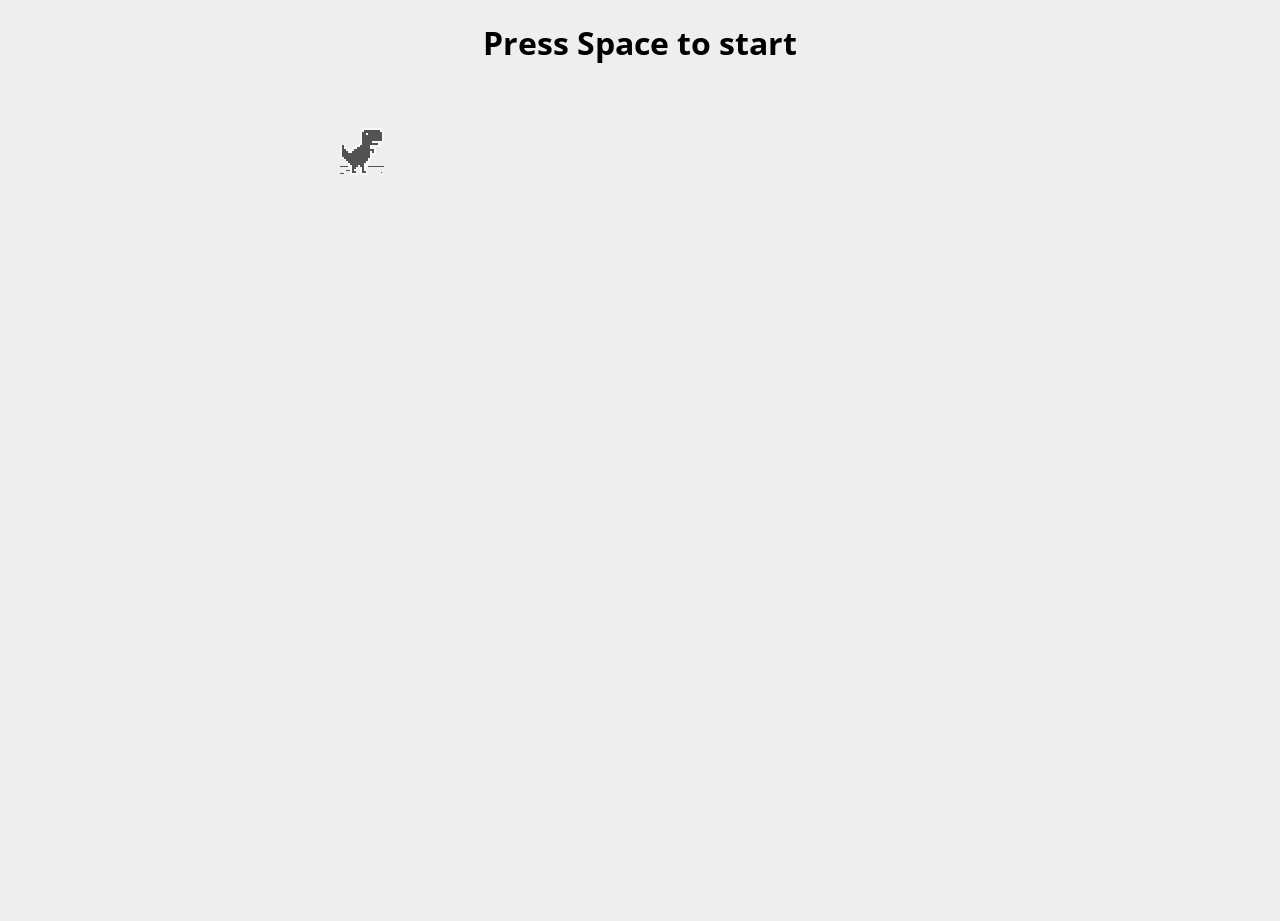
<file: games/dinosaur/index.html>
<!doctype html>
<html>

<head>
    <meta charset="utf-8">
    <meta name="viewport" content="width=device-width, initial-scale=1.0,maximum-scale=1.0, user-scalable=no">
    <title >chrome easter egg: t-rex runner</title>
    <link rel="stylesheet" href="index.css">
    <link href="https://fonts.googleapis.com/css?family=Open+Sans" rel="stylesheet"> 
    <script src="index.js"></script>
</head>

<body id="t" class="offline">
    <div id="messageBox" class="sendmessage">
         <h1 style="text-align: center;font-family: 'Open Sans', sans-serif;">Press Space to start</h1>
         <div class="niokbutton" onclick="okbuttonsend()"></div>
    </div>
    <div id="main-frame-error" class="interstitial-wrapper">
        <div id="main-content">
            <div class="icon icon-offline" alt=""></div>
        </div>
        <div id="offline-resources">
            <img id="offline-resources-1x" src="assets/default_100_percent/100-offline-sprite.png">
            <img id="offline-resources-2x" src="assets/default_200_percent/200-offline-sprite.png">
            <template id="audio-resources">
                <audio id="offline-sound-press" src="[data-uri]"></audio>
                <audio id="offline-sound-hit" src="[data-uri]"></audio>
                <audio id="offline-sound-reached" src="[data-uri]"></audio>
            </template>
        </div>
    </div>
</body>

<script>
    document.onkeydown = function(evt) {
    evt = evt || window.event;
    if (evt.keyCode == 32) {
        var box = document.getElementById("messageBox");
        box.style.visibility="hidden";
    }
};
</script>
    
</html>
</file>
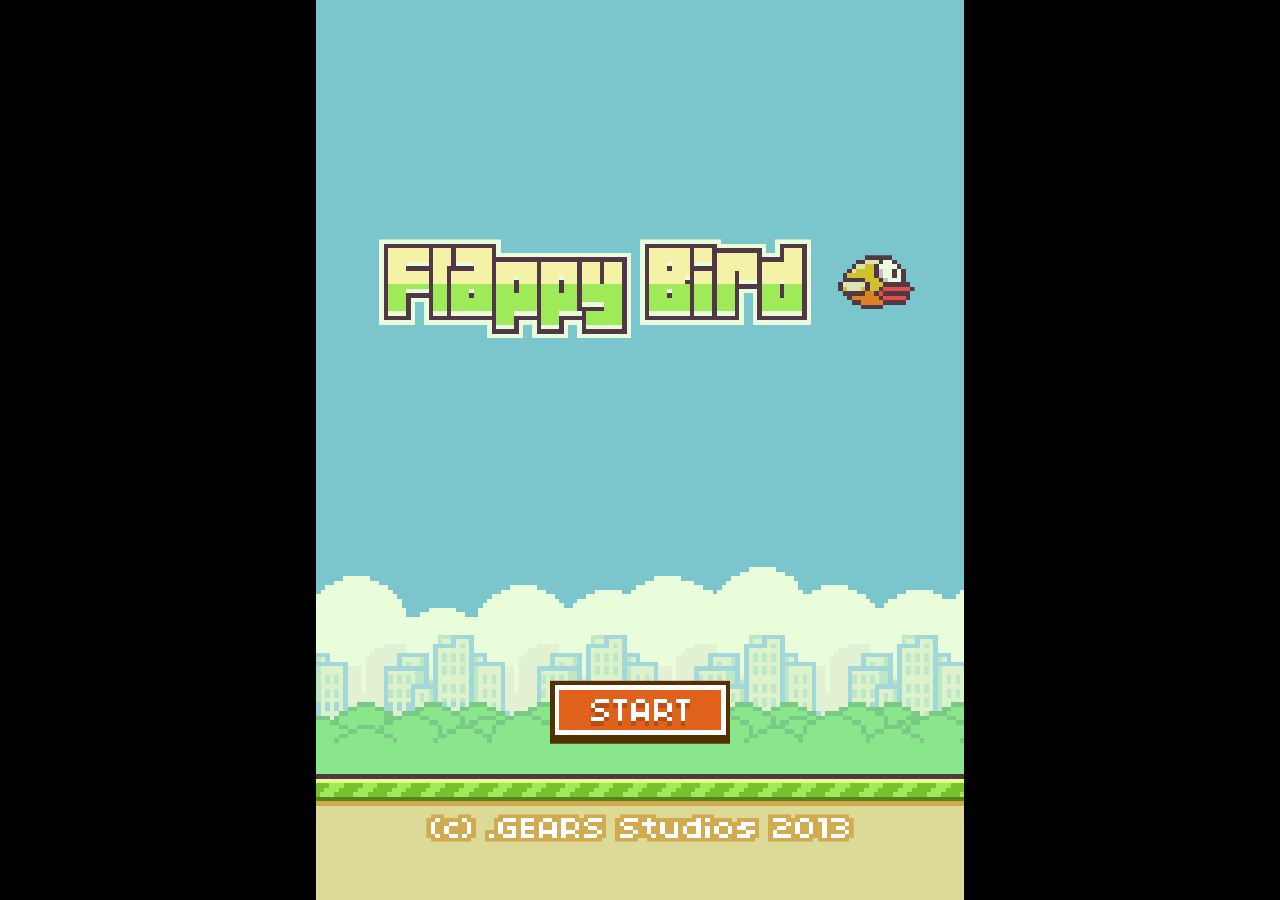
<file: games/flappy-bird/index.html>
<!doctype html>
<html>
<head>
    <meta name='viewport' content='width=device-width, initial-scale=1, maximum-scale=1, minimum-scale=1, user-scalable=no' />
    <meta charset='utf-8'>
    <link rel="stylesheet" type="text/css" href="styles.css">
    <link rel="manifest" href="manifest.json">
    <style></style>
    <title>Flappy Bird</title>
    <script src="playcanvas-stable.min.js"></script>
    <script>
        ASSET_PREFIX = "";
        SCRIPT_PREFIX = "";
        SCENE_PATH = "404993.json";
        CONTEXT_OPTIONS = {
            'antialias': true,
            'alpha': false,
            'preserveDrawingBuffer': false,
            'preferWebGl2': true
        };
        SCRIPTS = [ 4554272, 4554207, 4554209, 4554213, 4554214, 4554217, 4554219, 4554270, 4554271, 4554273, 4554276, 4554277, 4554279, 4554281, 4831197 ];
        CONFIG_FILENAME = "config.json";
        INPUT_SETTINGS = {
            useKeyboard: true,
            useMouse: true,
            useGamepads: false,
            useTouch: true
        };
        pc.script.legacy = false;
    </script>
</head>
<body>
    <script src="__start__.js"></script>
    <script src="__loading__.js"></script>
</body>
</html>
</file>
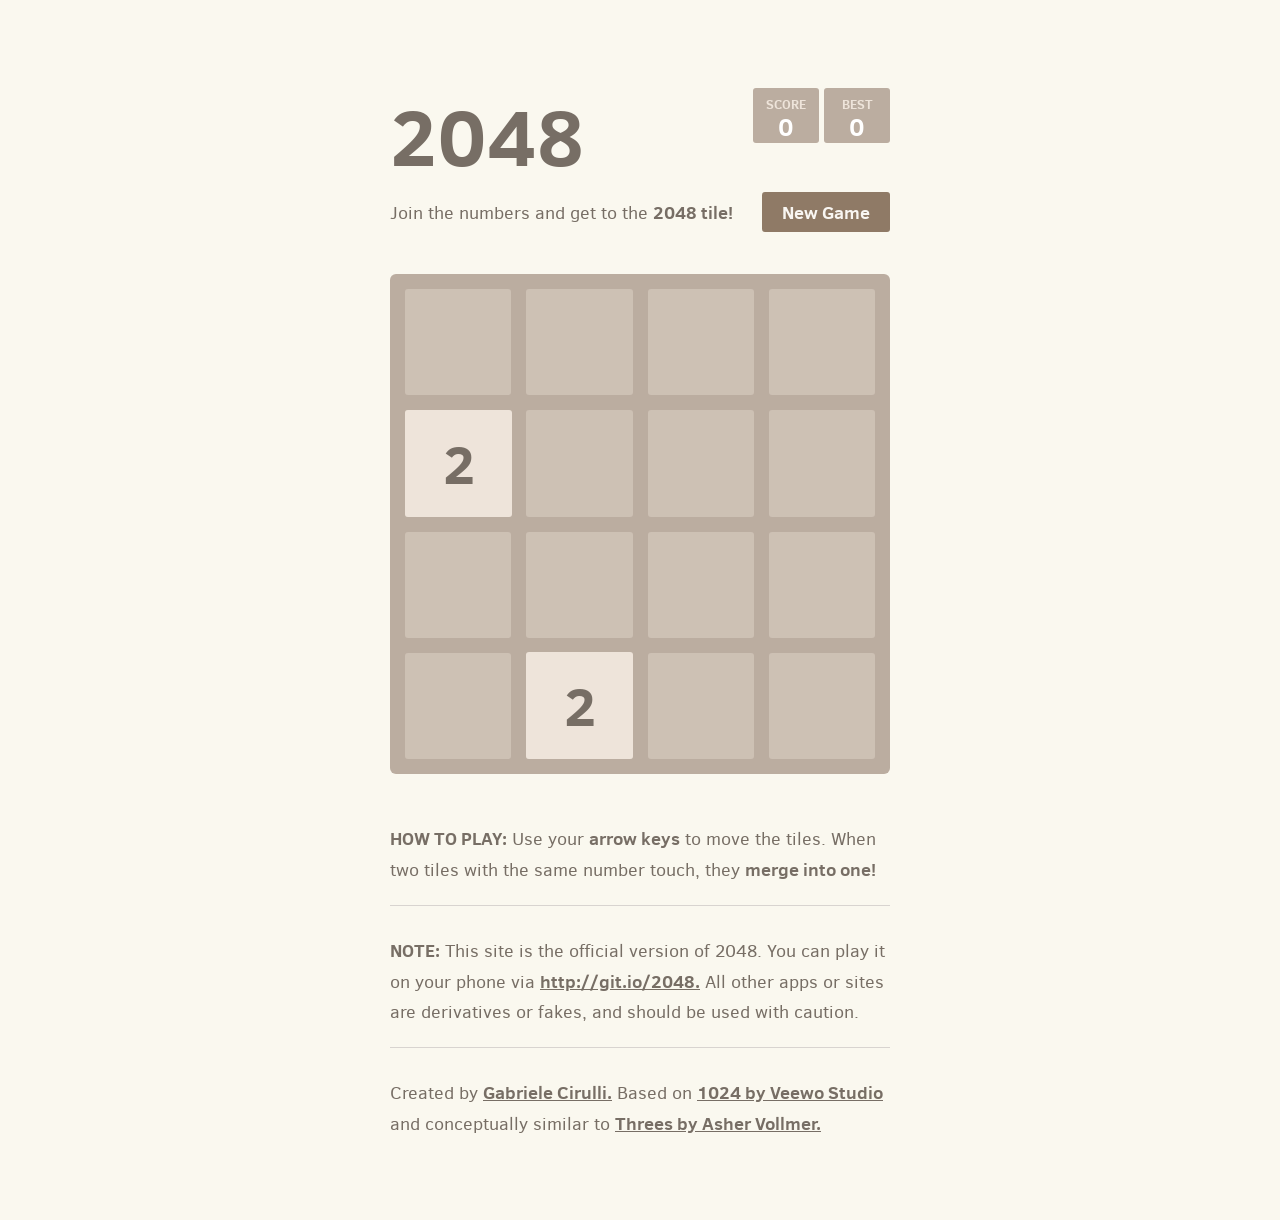
<file: games/drive-mad/2048/index.html>
<!DOCTYPE html>
<html>
<head>
  <meta charset="utf-8">
  <title>2048</title>

  <link href="style/main.css" rel="stylesheet" type="text/css">
  <link rel="shortcut icon" href="favicon.ico">
  <link rel="apple-touch-icon" href="meta/apple-touch-icon.png">
  <link rel="apple-touch-startup-image" href="meta/apple-touch-startup-image-640x1096.png" media="(device-width: 320px) and (device-height: 568px) and (-webkit-device-pixel-ratio: 2)"> <!-- iPhone 5+ -->
  <link rel="apple-touch-startup-image" href="meta/apple-touch-startup-image-640x920.png"  media="(device-width: 320px) and (device-height: 480px) and (-webkit-device-pixel-ratio: 2)"> <!-- iPhone, retina -->
  <meta name="apple-mobile-web-app-capable" content="yes">
  <meta name="apple-mobile-web-app-status-bar-style" content="black">

  <meta name="HandheldFriendly" content="True">
  <meta name="MobileOptimized" content="320">
  <meta name="viewport" content="width=device-width, target-densitydpi=160dpi, initial-scale=1.0, maximum-scale=1, user-scalable=no, minimal-ui">
</head>
<body>
  <div class="container">
    <div class="heading">
      <h1 class="title">2048</h1>
      <div class="scores-container">
        <div class="score-container">0</div>
        <div class="best-container">0</div>
      </div>
    </div>

    <div class="above-game">
      <p class="game-intro">Join the numbers and get to the <strong>2048 tile!</strong></p>
      <a class="restart-button">New Game</a>
    </div>

    <div class="game-container">
      <div class="game-message">
        <p></p>
        <div class="lower">
	        <a class="keep-playing-button">Keep going</a>
          <a class="retry-button">Try again</a>
        </div>
      </div>

      <div class="grid-container">
        <div class="grid-row">
          <div class="grid-cell"></div>
          <div class="grid-cell"></div>
          <div class="grid-cell"></div>
          <div class="grid-cell"></div>
        </div>
        <div class="grid-row">
          <div class="grid-cell"></div>
          <div class="grid-cell"></div>
          <div class="grid-cell"></div>
          <div class="grid-cell"></div>
        </div>
        <div class="grid-row">
          <div class="grid-cell"></div>
          <div class="grid-cell"></div>
          <div class="grid-cell"></div>
          <div class="grid-cell"></div>
        </div>
        <div class="grid-row">
          <div class="grid-cell"></div>
          <div class="grid-cell"></div>
          <div class="grid-cell"></div>
          <div class="grid-cell"></div>
        </div>
      </div>

      <div class="tile-container">

      </div>
    </div>

    <p class="game-explanation">
      <strong class="important">How to play:</strong> Use your <strong>arrow keys</strong> to move the tiles. When two tiles with the same number touch, they <strong>merge into one!</strong>
    </p>
    <hr>
    <p>
    <strong class="important">Note:</strong> This site is the official version of 2048. You can play it on your phone via <a href="http://git.io/2048">http://git.io/2048.</a> All other apps or sites are derivatives or fakes, and should be used with caution.
    </p>
    <hr>
    <p>
    Created by <a href="http://gabrielecirulli.com" target="_blank">Gabriele Cirulli.</a> Based on <a href="https://itunes.apple.com/us/app/1024!/id823499224" target="_blank">1024 by Veewo Studio</a> and conceptually similar to <a href="http://asherv.com/threes/" target="_blank">Threes by Asher Vollmer.</a>
    </p>
  </div>

  <script src="js/bind_polyfill.js"></script>
  <script src="js/classlist_polyfill.js"></script>
  <script src="js/animframe_polyfill.js"></script>
  <script src="js/keyboard_input_manager.js"></script>
  <script src="js/html_actuator.js"></script>
  <script src="js/grid.js"></script>
  <script src="js/tile.js"></script>
  <script src="js/local_storage_manager.js"></script>
  <script src="js/game_manager.js"></script>
  <script src="js/application.js"></script>
</body>
</html>
</file>
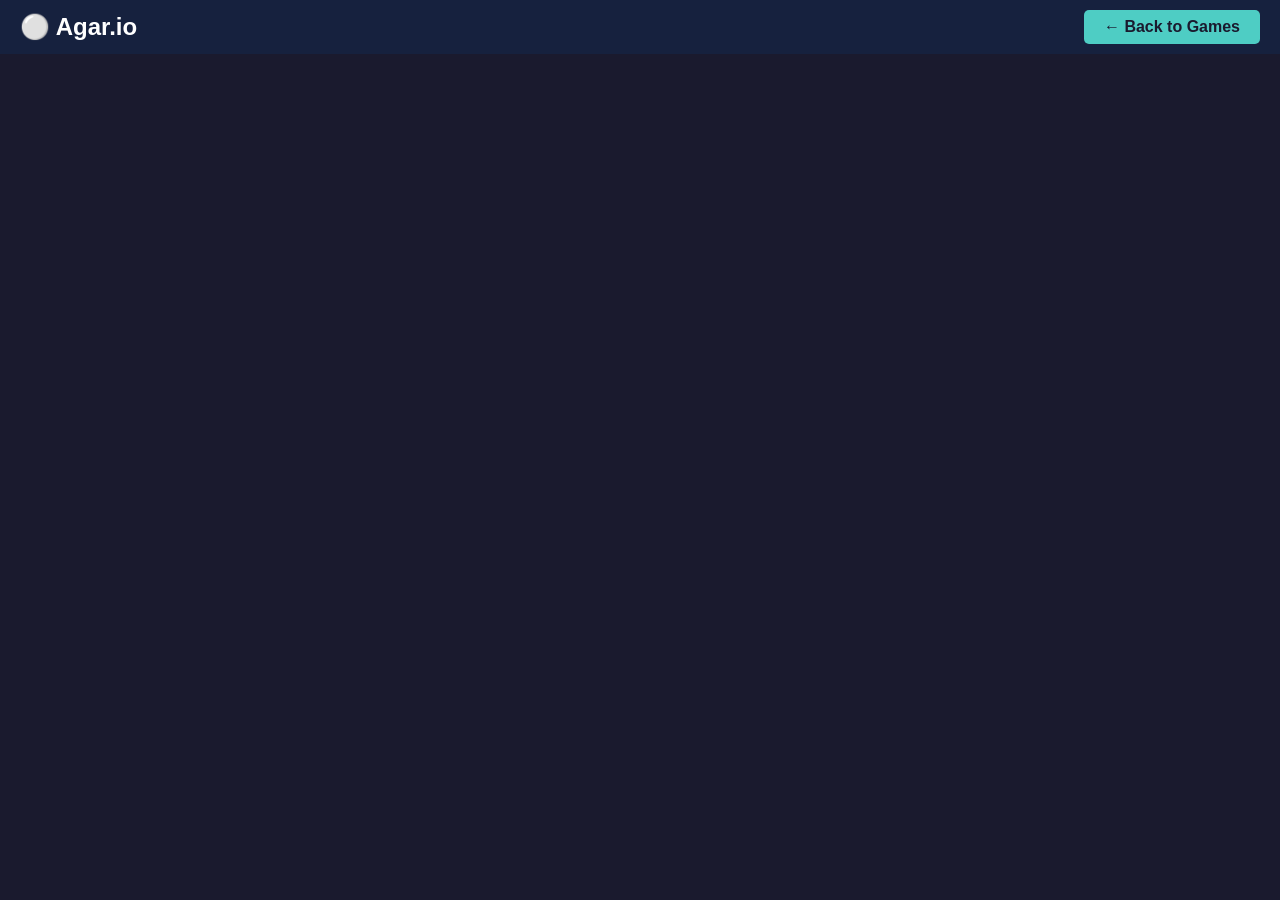
<file: games/agario.html>
<!DOCTYPE html>
<html lang="en">
<head>
    <meta charset="UTF-8">
    <meta name="viewport" content="width=device-width, initial-scale=1.0">
    <title>Agar.io - Play Now</title>
    <style>
        * {
            margin: 0;
            padding: 0;
            box-sizing: border-box;
        }
        body {
            background: #1a1a2e;
            color: white;
            font-family: Arial, sans-serif;
            overflow: hidden;
        }
        .game-container {
            width: 100vw;
            height: 100vh;
            display: flex;
            flex-direction: column;
        }
        .game-header {
            background: #16213e;
            padding: 10px 20px;
            display: flex;
            justify-content: space-between;
            align-items: center;
        }
        h1 {
            margin: 0;
            font-size: 24px;
        }
        .back-button {
            background: #4ecdc4;
            color: #1a1a2e;
            padding: 8px 20px;
            text-decoration: none;
            border-radius: 5px;
            font-weight: bold;
            transition: background 0.3s;
        }
        .back-button:hover {
            background: #45b8b0;
        }
        iframe {
            flex: 1;
            width: 100%;
            border: none;
        }
    </style>
</head>
<body>
    <div class="game-container">
        <div class="game-header">
            <h1>⚪ Agar.io</h1>
            <a href="../index.html" class="back-button">← Back to Games</a>
        </div>

        <iframe 
            src="https://one.sigmally.com/"
            sandbox="allow-scripts allow-same-origin allow-pointer-lock allow-forms"
            allow="accelerometer; autoplay; clipboard-write; encrypted-media; gyroscope; picture-in-picture; fullscreen; gamepad"
            allowfullscreen>
        </iframe>
    </div>
</body>
</html>
</file>
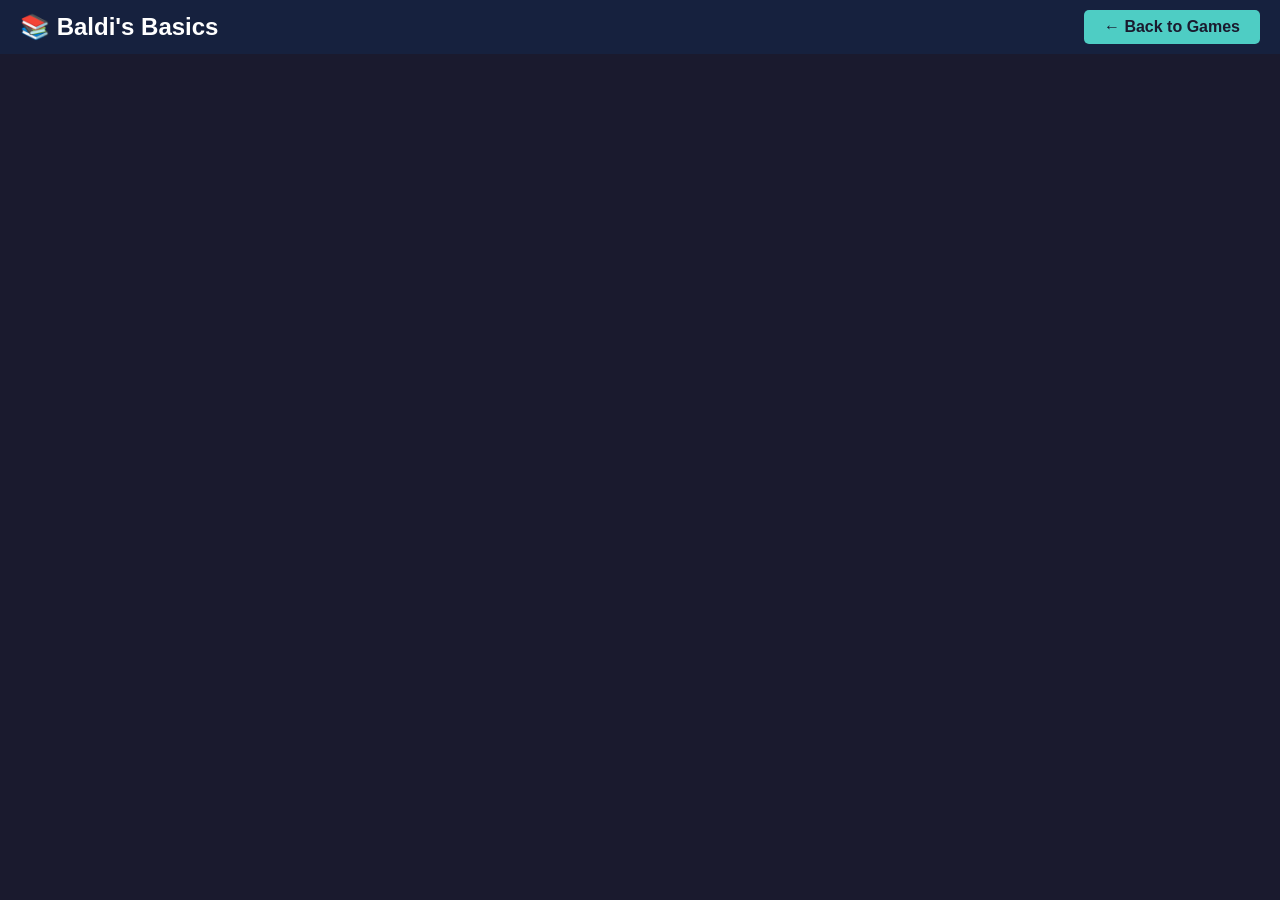
<file: games/baldis-basics.html>
<!DOCTYPE html>
<html lang="en">
<head>
    <meta charset="UTF-8">
    <meta name="viewport" content="width=device-width, initial-scale=1.0">
    <title>Baldi's Basics - Play Now</title>
    <style>
        * {
            margin: 0;
            padding: 0;
            box-sizing: border-box;
        }
        body {
            background: #1a1a2e;
            color: white;
            font-family: Arial, sans-serif;
            overflow: hidden;
        }
        .game-container {
            width: 100vw;
            height: 100vh;
            display: flex;
            flex-direction: column;
        }
        .game-header {
            background: #16213e;
            padding: 10px 20px;
            display: flex;
            justify-content: space-between;
            align-items: center;
        }
        h1 {
            margin: 0;
            font-size: 24px;
        }
        .back-button {
            background: #4ecdc4;
            color: #1a1a2e;
            padding: 8px 20px;
            text-decoration: none;
            border-radius: 5px;
            font-weight: bold;
            transition: background 0.3s;
        }
        .back-button:hover {
            background: #45b8b0;
        }
        iframe {
            flex: 1;
            width: 100%;
            border: none;
        }
    </style>
</head>
<body>
    <div class="game-container">
        <div class="game-header">
            <h1>📚 Baldi's Basics</h1>
            <a href="../index.html" class="back-button">← Back to Games</a>
        </div>

        <iframe 
            src="https://map-l.github.io/play/baldis-basics/"
            sandbox="allow-scripts allow-same-origin allow-pointer-lock allow-forms"
            allow="accelerometer; autoplay; clipboard-write; encrypted-media; gyroscope; picture-in-picture; fullscreen; gamepad"
            allowfullscreen>
        </iframe>
    </div>
</body>
</html>
</file>
<file: games/dinosaur/index.css>
/* Copyright 2013 The Chromium Authors. All rights reserved.
 * Use of this source code is governed by a BSD-style license that can be
 * found in the LICENSE file. */

html, body {
  padding: 0;
  margin: 0;
  width: 100%;
  height: 100%;
  background-color: #EEE;
}

.icon {
  -webkit-user-select: none;
  user-select: none;
  display: inline-block;
}

.icon-offline {
  content: -webkit-image-set( url(assets/default_100_percent/100-error-offline.png) 1x, url(assets/default_200_percent/200-error-offline.png) 2x);
  position: relative;
}

.hidden {
  display: none;
}


/* Offline page */

.offline .interstitial-wrapper {
  color: #2b2b2b;
  font-size: 1em;
  line-height: 1.55;
  margin: 0 auto;
  max-width: 600px;
  padding-top: 100px;
  width: 100%;
}

.offline .runner-container {
  height: 150px;
  max-width: 600px;
  overflow: hidden;
  position: absolute;
  top: 35px;
  width: 44px;
}

.offline .runner-canvas {
  height: 150px;
  max-width: 600px;
  opacity: 1;
  overflow: hidden;
  position: absolute;
  top: 0;
  z-index: 2;
}

.offline .controller {
  background: rgba(247, 247, 247, .1);
  height: 100vh;
  left: 0;
  position: absolute;
  top: 0;
  width: 100vw;
  z-index: 1;
}

#offline-resources {
  display: none;
}

@media (max-width: 420px) {
  .suggested-left > #control-buttons, .suggested-right > #control-buttons {
    float: none;
  }
  .snackbar {
    left: 0;
    bottom: 0;
    width: 100%;
    border-radius: 0;
  }
}

@media (max-height: 350px) {
  h1 {
    margin: 0 0 15px;
  }
  .icon-offline {
    margin: 0 0 10px;
  }
  .interstitial-wrapper {
    margin-top: 5%;
  }
  .nav-wrapper {
    margin-top: 30px;
  }
}

@media (min-width: 600px) and (max-width: 736px) and (orientation: landscape) {
  .offline .interstitial-wrapper {
    margin-left: 0;
    margin-right: 0;
  }
}

@media (min-width: 420px) and (max-width: 736px) and (min-height: 240px) and (max-height: 420px) and (orientation:landscape) {
  .interstitial-wrapper {
    margin-bottom: 100px;
  }
}

@media (min-height: 240px) and (orientation: landscape) {
  .offline .interstitial-wrapper {
    margin-bottom: 90px;
  }
  .icon-offline {
    margin-bottom: 20px;
  }
}

@media (max-height: 320px) and (orientation: landscape) {
  .icon-offline {
    margin-bottom: 0;
  }
  .offline .runner-container {
    top: 10px;
  }
}

@media (max-width: 240px) {
  .interstitial-wrapper {
    overflow: inherit;
    padding: 0 8px;
  }
}
</file>
<file: games/flappy-bird/styles.css>
html {
    height: 100%;
    background-color: #1d292c;
}
body {
    margin: 0;
    max-height: 100%;
    height: 100%;
    overflow: hidden;
    background-color: #1d292c;
    font-family: Helvetica, arial, sans-serif;
    position: relative;
    width: 100%;

    -webkit-tap-highlight-color: transparent;
}

#application-canvas {
    display: block;
    position: absolute;
    top: 0;
    left: 0;
    right: 0;
    bottom: 0;
}
#application-canvas.fill-mode-NONE {
    margin: auto;
}
#application-canvas.fill-mode-KEEP_ASPECT {
    width: 100%;
    height: auto;
    margin: 0;
}
#application-canvas.fill-mode-FILL_WINDOW {
    width: 100%;
    height: 100%;
    margin: 0;
}

canvas:focus {
    outline: none;
}
</file>
<file: games/drive-mad/2048/style/main.css>
@import url(fonts/clear-sans.css);
html, body {
  margin: 0;
  padding: 0;
  background: #faf8ef;
  color: #776e65;
  font-family: "Clear Sans", "Helvetica Neue", Arial, sans-serif;
  font-size: 18px; }

body {
  margin: 80px 0; }

.heading:after {
  content: "";
  display: block;
  clear: both; }

h1.title {
  font-size: 80px;
  font-weight: bold;
  margin: 0;
  display: block;
  float: left; }

@-webkit-keyframes move-up {
  0% {
    top: 25px;
    opacity: 1; }

  100% {
    top: -50px;
    opacity: 0; } }
@-moz-keyframes move-up {
  0% {
    top: 25px;
    opacity: 1; }

  100% {
    top: -50px;
    opacity: 0; } }
@keyframes move-up {
  0% {
    top: 25px;
    opacity: 1; }

  100% {
    top: -50px;
    opacity: 0; } }
.scores-container {
  float: right;
  text-align: right; }

.score-container, .best-container {
  position: relative;
  display: inline-block;
  background: #bbada0;
  padding: 15px 25px;
  font-size: 25px;
  height: 25px;
  line-height: 47px;
  font-weight: bold;
  border-radius: 3px;
  color: white;
  margin-top: 8px;
  text-align: center; }
  .score-container:after, .best-container:after {
    position: absolute;
    width: 100%;
    top: 10px;
    left: 0;
    text-transform: uppercase;
    font-size: 13px;
    line-height: 13px;
    text-align: center;
    color: #eee4da; }
  .score-container .score-addition, .best-container .score-addition {
    position: absolute;
    right: 30px;
    color: red;
    font-size: 25px;
    line-height: 25px;
    font-weight: bold;
    color: rgba(119, 110, 101, 0.9);
    z-index: 100;
    -webkit-animation: move-up 600ms ease-in;
    -moz-animation: move-up 600ms ease-in;
    animation: move-up 600ms ease-in;
    -webkit-animation-fill-mode: both;
    -moz-animation-fill-mode: both;
    animation-fill-mode: both; }

.score-container:after {
  content: "Score"; }

.best-container:after {
  content: "Best"; }

p {
  margin-top: 0;
  margin-bottom: 10px;
  line-height: 1.65; }

a {
  color: #776e65;
  font-weight: bold;
  text-decoration: underline;
  cursor: pointer; }

strong.important {
  text-transform: uppercase; }

hr {
  border: none;
  border-bottom: 1px solid #d8d4d0;
  margin-top: 20px;
  margin-bottom: 30px; }

.container {
  width: 500px;
  margin: 0 auto; }

@-webkit-keyframes fade-in {
  0% {
    opacity: 0; }

  100% {
    opacity: 1; } }
@-moz-keyframes fade-in {
  0% {
    opacity: 0; }

  100% {
    opacity: 1; } }
@keyframes fade-in {
  0% {
    opacity: 0; }

  100% {
    opacity: 1; } }
.game-container {
  margin-top: 40px;
  position: relative;
  padding: 15px;
  cursor: default;
  -webkit-touch-callout: none;
  -ms-touch-callout: none;
  -webkit-user-select: none;
  -moz-user-select: none;
  -ms-user-select: none;
  -ms-touch-action: none;
  touch-action: none;
  background: #bbada0;
  border-radius: 6px;
  width: 500px;
  height: 500px;
  -webkit-box-sizing: border-box;
  -moz-box-sizing: border-box;
  box-sizing: border-box; }
  .game-container .game-message {
    display: none;
    position: absolute;
    top: 0;
    right: 0;
    bottom: 0;
    left: 0;
    background: rgba(238, 228, 218, 0.5);
    z-index: 100;
    text-align: center;
    -webkit-animation: fade-in 800ms ease 1200ms;
    -moz-animation: fade-in 800ms ease 1200ms;
    animation: fade-in 800ms ease 1200ms;
    -webkit-animation-fill-mode: both;
    -moz-animation-fill-mode: both;
    animation-fill-mode: both; }
    .game-container .game-message p {
      font-size: 60px;
      font-weight: bold;
      height: 60px;
      line-height: 60px;
      margin-top: 222px; }
    .game-container .game-message .lower {
      display: block;
      margin-top: 59px; }
    .game-container .game-message a {
      display: inline-block;
      background: #8f7a66;
      border-radius: 3px;
      padding: 0 20px;
      text-decoration: none;
      color: #f9f6f2;
      height: 40px;
      line-height: 42px;
      margin-left: 9px; }
      .game-container .game-message a.keep-playing-button {
        display: none; }
    .game-container .game-message.game-won {
      background: rgba(237, 194, 46, 0.5);
      color: #f9f6f2; }
      .game-container .game-message.game-won a.keep-playing-button {
        display: inline-block; }
    .game-container .game-message.game-won, .game-container .game-message.game-over {
      display: block; }

.grid-container {
  position: absolute;
  z-index: 1; }

.grid-row {
  margin-bottom: 15px; }
  .grid-row:last-child {
    margin-bottom: 0; }
  .grid-row:after {
    content: "";
    display: block;
    clear: both; }

.grid-cell {
  width: 106.25px;
  height: 106.25px;
  margin-right: 15px;
  float: left;
  border-radius: 3px;
  background: rgba(238, 228, 218, 0.35); }
  .grid-cell:last-child {
    margin-right: 0; }

.tile-container {
  position: absolute;
  z-index: 2; }

.tile, .tile .tile-inner {
  width: 107px;
  height: 107px;
  line-height: 107px; }
.tile.tile-position-1-1 {
  -webkit-transform: translate(0px, 0px);
  -moz-transform: translate(0px, 0px);
  -ms-transform: translate(0px, 0px);
  transform: translate(0px, 0px); }
.tile.tile-position-1-2 {
  -webkit-transform: translate(0px, 121px);
  -moz-transform: translate(0px, 121px);
  -ms-transform: translate(0px, 121px);
  transform: translate(0px, 121px); }
.tile.tile-position-1-3 {
  -webkit-transform: translate(0px, 242px);
  -moz-transform: translate(0px, 242px);
  -ms-transform: translate(0px, 242px);
  transform: translate(0px, 242px); }
.tile.tile-position-1-4 {
  -webkit-transform: translate(0px, 363px);
  -moz-transform: translate(0px, 363px);
  -ms-transform: translate(0px, 363px);
  transform: translate(0px, 363px); }
.tile.tile-position-2-1 {
  -webkit-transform: translate(121px, 0px);
  -moz-transform: translate(121px, 0px);
  -ms-transform: translate(121px, 0px);
  transform: translate(121px, 0px); }
.tile.tile-position-2-2 {
  -webkit-transform: translate(121px, 121px);
  -moz-transform: translate(121px, 121px);
  -ms-transform: translate(121px, 121px);
  transform: translate(121px, 121px); }
.tile.tile-position-2-3 {
  -webkit-transform: translate(121px, 242px);
  -moz-transform: translate(121px, 242px);
  -ms-transform: translate(121px, 242px);
  transform: translate(121px, 242px); }
.tile.tile-position-2-4 {
  -webkit-transform: translate(121px, 363px);
  -moz-transform: translate(121px, 363px);
  -ms-transform: translate(121px, 363px);
  transform: translate(121px, 363px); }
.tile.tile-position-3-1 {
  -webkit-transform: translate(242px, 0px);
  -moz-transform: translate(242px, 0px);
  -ms-transform: translate(242px, 0px);
  transform: translate(242px, 0px); }
.tile.tile-position-3-2 {
  -webkit-transform: translate(242px, 121px);
  -moz-transform: translate(242px, 121px);
  -ms-transform: translate(242px, 121px);
  transform: translate(242px, 121px); }
.tile.tile-position-3-3 {
  -webkit-transform: translate(242px, 242px);
  -moz-transform: translate(242px, 242px);
  -ms-transform: translate(242px, 242px);
  transform: translate(242px, 242px); }
.tile.tile-position-3-4 {
  -webkit-transform: translate(242px, 363px);
  -moz-transform: translate(242px, 363px);
  -ms-transform: translate(242px, 363px);
  transform: translate(242px, 363px); }
.tile.tile-position-4-1 {
  -webkit-transform: translate(363px, 0px);
  -moz-transform: translate(363px, 0px);
  -ms-transform: translate(363px, 0px);
  transform: translate(363px, 0px); }
.tile.tile-position-4-2 {
  -webkit-transform: translate(363px, 121px);
  -moz-transform: translate(363px, 121px);
  -ms-transform: translate(363px, 121px);
  transform: translate(363px, 121px); }
.tile.tile-position-4-3 {
  -webkit-transform: translate(363px, 242px);
  -moz-transform: translate(363px, 242px);
  -ms-transform: translate(363px, 242px);
  transform: translate(363px, 242px); }
.tile.tile-position-4-4 {
  -webkit-transform: translate(363px, 363px);
  -moz-transform: translate(363px, 363px);
  -ms-transform: translate(363px, 363px);
  transform: translate(363px, 363px); }

.tile {
  position: absolute;
  -webkit-transition: 100ms ease-in-out;
  -moz-transition: 100ms ease-in-out;
  transition: 100ms ease-in-out;
  -webkit-transition-property: -webkit-transform;
  -moz-transition-property: -moz-transform;
  transition-property: transform; }
  .tile .tile-inner {
    border-radius: 3px;
    background: #eee4da;
    text-align: center;
    font-weight: bold;
    z-index: 10;
    font-size: 55px; }
  .tile.tile-2 .tile-inner {
    background: #eee4da;
    box-shadow: 0 0 30px 10px rgba(243, 215, 116, 0), inset 0 0 0 1px rgba(255, 255, 255, 0); }
  .tile.tile-4 .tile-inner {
    background: #ede0c8;
    box-shadow: 0 0 30px 10px rgba(243, 215, 116, 0), inset 0 0 0 1px rgba(255, 255, 255, 0); }
  .tile.tile-8 .tile-inner {
    color: #f9f6f2;
    background: #f2b179; }
  .tile.tile-16 .tile-inner {
    color: #f9f6f2;
    background: #f59563; }
  .tile.tile-32 .tile-inner {
    color: #f9f6f2;
    background: #f67c5f; }
  .tile.tile-64 .tile-inner {
    color: #f9f6f2;
    background: #f65e3b; }
  .tile.tile-128 .tile-inner {
    color: #f9f6f2;
    background: #edcf72;
    box-shadow: 0 0 30px 10px rgba(243, 215, 116, 0.2381), inset 0 0 0 1px rgba(255, 255, 255, 0.14286);
    font-size: 45px; }
    @media screen and (max-width: 520px) {
      .tile.tile-128 .tile-inner {
        font-size: 25px; } }
  .tile.tile-256 .tile-inner {
    color: #f9f6f2;
    background: #edcc61;
    box-shadow: 0 0 30px 10px rgba(243, 215, 116, 0.31746), inset 0 0 0 1px rgba(255, 255, 255, 0.19048);
    font-size: 45px; }
    @media screen and (max-width: 520px) {
      .tile.tile-256 .tile-inner {
        font-size: 25px; } }
  .tile.tile-512 .tile-inner {
    color: #f9f6f2;
    background: #edc850;
    box-shadow: 0 0 30px 10px rgba(243, 215, 116, 0.39683), inset 0 0 0 1px rgba(255, 255, 255, 0.2381);
    font-size: 45px; }
    @media screen and (max-width: 520px) {
      .tile.tile-512 .tile-inner {
        font-size: 25px; } }
  .tile.tile-1024 .tile-inner {
    color: #f9f6f2;
    background: #edc53f;
    box-shadow: 0 0 30px 10px rgba(243, 215, 116, 0.47619), inset 0 0 0 1px rgba(255, 255, 255, 0.28571);
    font-size: 35px; }
    @media screen and (max-width: 520px) {
      .tile.tile-1024 .tile-inner {
        font-size: 15px; } }
  .tile.tile-2048 .tile-inner {
    color: #f9f6f2;
    background: #edc22e;
    box-shadow: 0 0 30px 10px rgba(243, 215, 116, 0.55556), inset 0 0 0 1px rgba(255, 255, 255, 0.33333);
    font-size: 35px; }
    @media screen and (max-width: 520px) {
      .tile.tile-2048 .tile-inner {
        font-size: 15px; } }
  .tile.tile-super .tile-inner {
    color: #f9f6f2;
    background: #3c3a32;
    font-size: 30px; }
    @media screen and (max-width: 520px) {
      .tile.tile-super .tile-inner {
        font-size: 10px; } }

@-webkit-keyframes appear {
  0% {
    opacity: 0;
    -webkit-transform: scale(0);
    -moz-transform: scale(0);
    -ms-transform: scale(0);
    transform: scale(0); }

  100% {
    opacity: 1;
    -webkit-transform: scale(1);
    -moz-transform: scale(1);
    -ms-transform: scale(1);
    transform: scale(1); } }
@-moz-keyframes appear {
  0% {
    opacity: 0;
    -webkit-transform: scale(0);
    -moz-transform: scale(0);
    -ms-transform: scale(0);
    transform: scale(0); }

  100% {
    opacity: 1;
    -webkit-transform: scale(1);
    -moz-transform: scale(1);
    -ms-transform: scale(1);
    transform: scale(1); } }
@keyframes appear {
  0% {
    opacity: 0;
    -webkit-transform: scale(0);
    -moz-transform: scale(0);
    -ms-transform: scale(0);
    transform: scale(0); }

  100% {
    opacity: 1;
    -webkit-transform: scale(1);
    -moz-transform: scale(1);
    -ms-transform: scale(1);
    transform: scale(1); } }
.tile-new .tile-inner {
  -webkit-animation: appear 200ms ease 100ms;
  -moz-animation: appear 200ms ease 100ms;
  animation: appear 200ms ease 100ms;
  -webkit-animation-fill-mode: backwards;
  -moz-animation-fill-mode: backwards;
  animation-fill-mode: backwards; }

@-webkit-keyframes pop {
  0% {
    -webkit-transform: scale(0);
    -moz-transform: scale(0);
    -ms-transform: scale(0);
    transform: scale(0); }

  50% {
    -webkit-transform: scale(1.2);
    -moz-transform: scale(1.2);
    -ms-transform: scale(1.2);
    transform: scale(1.2); }

  100% {
    -webkit-transform: scale(1);
    -moz-transform: scale(1);
    -ms-transform: scale(1);
    transform: scale(1); } }
@-moz-keyframes pop {
  0% {
    -webkit-transform: scale(0);
    -moz-transform: scale(0);
    -ms-transform: scale(0);
    transform: scale(0); }

  50% {
    -webkit-transform: scale(1.2);
    -moz-transform: scale(1.2);
    -ms-transform: scale(1.2);
    transform: scale(1.2); }

  100% {
    -webkit-transform: scale(1);
    -moz-transform: scale(1);
    -ms-transform: scale(1);
    transform: scale(1); } }
@keyframes pop {
  0% {
    -webkit-transform: scale(0);
    -moz-transform: scale(0);
    -ms-transform: scale(0);
    transform: scale(0); }

  50% {
    -webkit-transform: scale(1.2);
    -moz-transform: scale(1.2);
    -ms-transform: scale(1.2);
    transform: scale(1.2); }

  100% {
    -webkit-transform: scale(1);
    -moz-transform: scale(1);
    -ms-transform: scale(1);
    transform: scale(1); } }
.tile-merged .tile-inner {
  z-index: 20;
  -webkit-animation: pop 200ms ease 100ms;
  -moz-animation: pop 200ms ease 100ms;
  animation: pop 200ms ease 100ms;
  -webkit-animation-fill-mode: backwards;
  -moz-animation-fill-mode: backwards;
  animation-fill-mode: backwards; }

.above-game:after {
  content: "";
  display: block;
  clear: both; }

.game-intro {
  float: left;
  line-height: 42px;
  margin-bottom: 0; }

.restart-button {
  display: inline-block;
  background: #8f7a66;
  border-radius: 3px;
  padding: 0 20px;
  text-decoration: none;
  color: #f9f6f2;
  height: 40px;
  line-height: 42px;
  display: block;
  text-align: center;
  float: right; }

.game-explanation {
  margin-top: 50px; }

@media screen and (max-width: 520px) {
  html, body {
    font-size: 15px; }

  body {
    margin: 20px 0;
    padding: 0 20px; }

  h1.title {
    font-size: 27px;
    margin-top: 15px; }

  .container {
    width: 280px;
    margin: 0 auto; }

  .score-container, .best-container {
    margin-top: 0;
    padding: 15px 10px;
    min-width: 40px; }

  .heading {
    margin-bottom: 10px; }

  .game-intro {
    width: 55%;
    display: block;
    box-sizing: border-box;
    line-height: 1.65; }

  .restart-button {
    width: 42%;
    padding: 0;
    display: block;
    box-sizing: border-box;
    margin-top: 2px; }

  .game-container {
    margin-top: 17px;
    position: relative;
    padding: 10px;
    cursor: default;
    -webkit-touch-callout: none;
    -ms-touch-callout: none;
    -webkit-user-select: none;
    -moz-user-select: none;
    -ms-user-select: none;
    -ms-touch-action: none;
    touch-action: none;
    background: #bbada0;
    border-radius: 6px;
    width: 280px;
    height: 280px;
    -webkit-box-sizing: border-box;
    -moz-box-sizing: border-box;
    box-sizing: border-box; }
    .game-container .game-message {
      display: none;
      position: absolute;
      top: 0;
      right: 0;
      bottom: 0;
      left: 0;
      background: rgba(238, 228, 218, 0.5);
      z-index: 100;
      text-align: center;
      -webkit-animation: fade-in 800ms ease 1200ms;
      -moz-animation: fade-in 800ms ease 1200ms;
      animation: fade-in 800ms ease 1200ms;
      -webkit-animation-fill-mode: both;
      -moz-animation-fill-mode: both;
      animation-fill-mode: both; }
      .game-container .game-message p {
        font-size: 60px;
        font-weight: bold;
        height: 60px;
        line-height: 60px;
        margin-top: 222px; }
      .game-container .game-message .lower {
        display: block;
        margin-top: 59px; }
      .game-container .game-message a {
        display: inline-block;
        background: #8f7a66;
        border-radius: 3px;
        padding: 0 20px;
        text-decoration: none;
        color: #f9f6f2;
        height: 40px;
        line-height: 42px;
        margin-left: 9px; }
        .game-container .game-message a.keep-playing-button {
          display: none; }
      .game-container .game-message.game-won {
        background: rgba(237, 194, 46, 0.5);
        color: #f9f6f2; }
        .game-container .game-message.game-won a.keep-playing-button {
          display: inline-block; }
      .game-container .game-message.game-won, .game-container .game-message.game-over {
        display: block; }

  .grid-container {
    position: absolute;
    z-index: 1; }

  .grid-row {
    margin-bottom: 10px; }
    .grid-row:last-child {
      margin-bottom: 0; }
    .grid-row:after {
      content: "";
      display: block;
      clear: both; }

  .grid-cell {
    width: 57.5px;
    height: 57.5px;
    margin-right: 10px;
    float: left;
    border-radius: 3px;
    background: rgba(238, 228, 218, 0.35); }
    .grid-cell:last-child {
      margin-right: 0; }

  .tile-container {
    position: absolute;
    z-index: 2; }

  .tile, .tile .tile-inner {
    width: 58px;
    height: 58px;
    line-height: 58px; }
  .tile.tile-position-1-1 {
    -webkit-transform: translate(0px, 0px);
    -moz-transform: translate(0px, 0px);
    -ms-transform: translate(0px, 0px);
    transform: translate(0px, 0px); }
  .tile.tile-position-1-2 {
    -webkit-transform: translate(0px, 67px);
    -moz-transform: translate(0px, 67px);
    -ms-transform: translate(0px, 67px);
    transform: translate(0px, 67px); }
  .tile.tile-position-1-3 {
    -webkit-transform: translate(0px, 135px);
    -moz-transform: translate(0px, 135px);
    -ms-transform: translate(0px, 135px);
    transform: translate(0px, 135px); }
  .tile.tile-position-1-4 {
    -webkit-transform: translate(0px, 202px);
    -moz-transform: translate(0px, 202px);
    -ms-transform: translate(0px, 202px);
    transform: translate(0px, 202px); }
  .tile.tile-position-2-1 {
    -webkit-transform: translate(67px, 0px);
    -moz-transform: translate(67px, 0px);
    -ms-transform: translate(67px, 0px);
    transform: translate(67px, 0px); }
  .tile.tile-position-2-2 {
    -webkit-transform: translate(67px, 67px);
    -moz-transform: translate(67px, 67px);
    -ms-transform: translate(67px, 67px);
    transform: translate(67px, 67px); }
  .tile.tile-position-2-3 {
    -webkit-transform: translate(67px, 135px);
    -moz-transform: translate(67px, 135px);
    -ms-transform: translate(67px, 135px);
    transform: translate(67px, 135px); }
  .tile.tile-position-2-4 {
    -webkit-transform: translate(67px, 202px);
    -moz-transform: translate(67px, 202px);
    -ms-transform: translate(67px, 202px);
    transform: translate(67px, 202px); }
  .tile.tile-position-3-1 {
    -webkit-transform: translate(135px, 0px);
    -moz-transform: translate(135px, 0px);
    -ms-transform: translate(135px, 0px);
    transform: translate(135px, 0px); }
  .tile.tile-position-3-2 {
    -webkit-transform: translate(135px, 67px);
    -moz-transform: translate(135px, 67px);
    -ms-transform: translate(135px, 67px);
    transform: translate(135px, 67px); }
  .tile.tile-position-3-3 {
    -webkit-transform: translate(135px, 135px);
    -moz-transform: translate(135px, 135px);
    -ms-transform: translate(135px, 135px);
    transform: translate(135px, 135px); }
  .tile.tile-position-3-4 {
    -webkit-transform: translate(135px, 202px);
    -moz-transform: translate(135px, 202px);
    -ms-transform: translate(135px, 202px);
    transform: translate(135px, 202px); }
  .tile.tile-position-4-1 {
    -webkit-transform: translate(202px, 0px);
    -moz-transform: translate(202px, 0px);
    -ms-transform: translate(202px, 0px);
    transform: translate(202px, 0px); }
  .tile.tile-position-4-2 {
    -webkit-transform: translate(202px, 67px);
    -moz-transform: translate(202px, 67px);
    -ms-transform: translate(202px, 67px);
    transform: translate(202px, 67px); }
  .tile.tile-position-4-3 {
    -webkit-transform: translate(202px, 135px);
    -moz-transform: translate(202px, 135px);
    -ms-transform: translate(202px, 135px);
    transform: translate(202px, 135px); }
  .tile.tile-position-4-4 {
    -webkit-transform: translate(202px, 202px);
    -moz-transform: translate(202px, 202px);
    -ms-transform: translate(202px, 202px);
    transform: translate(202px, 202px); }

  .tile .tile-inner {
    font-size: 35px; }

  .game-message p {
    font-size: 30px !important;
    height: 30px !important;
    line-height: 30px !important;
    margin-top: 90px !important; }
  .game-message .lower {
    margin-top: 30px !important; } }
</file>
